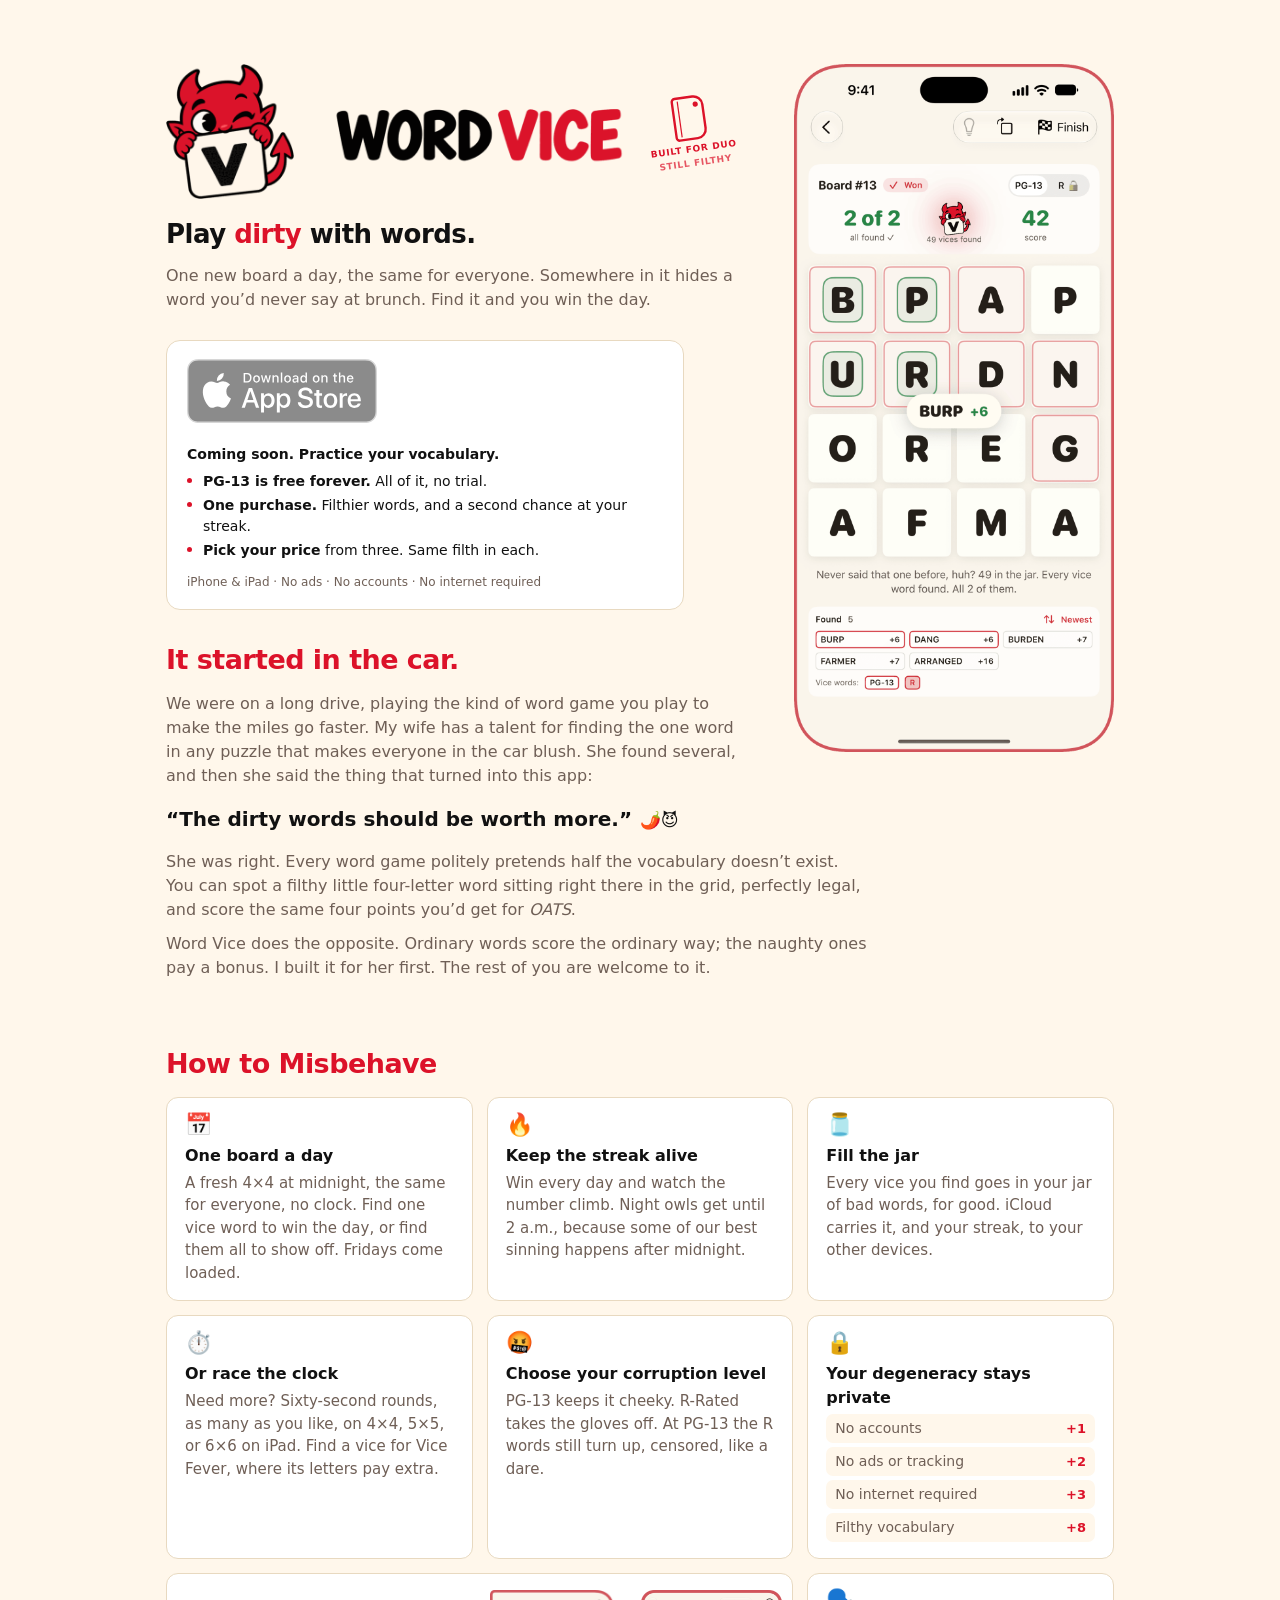
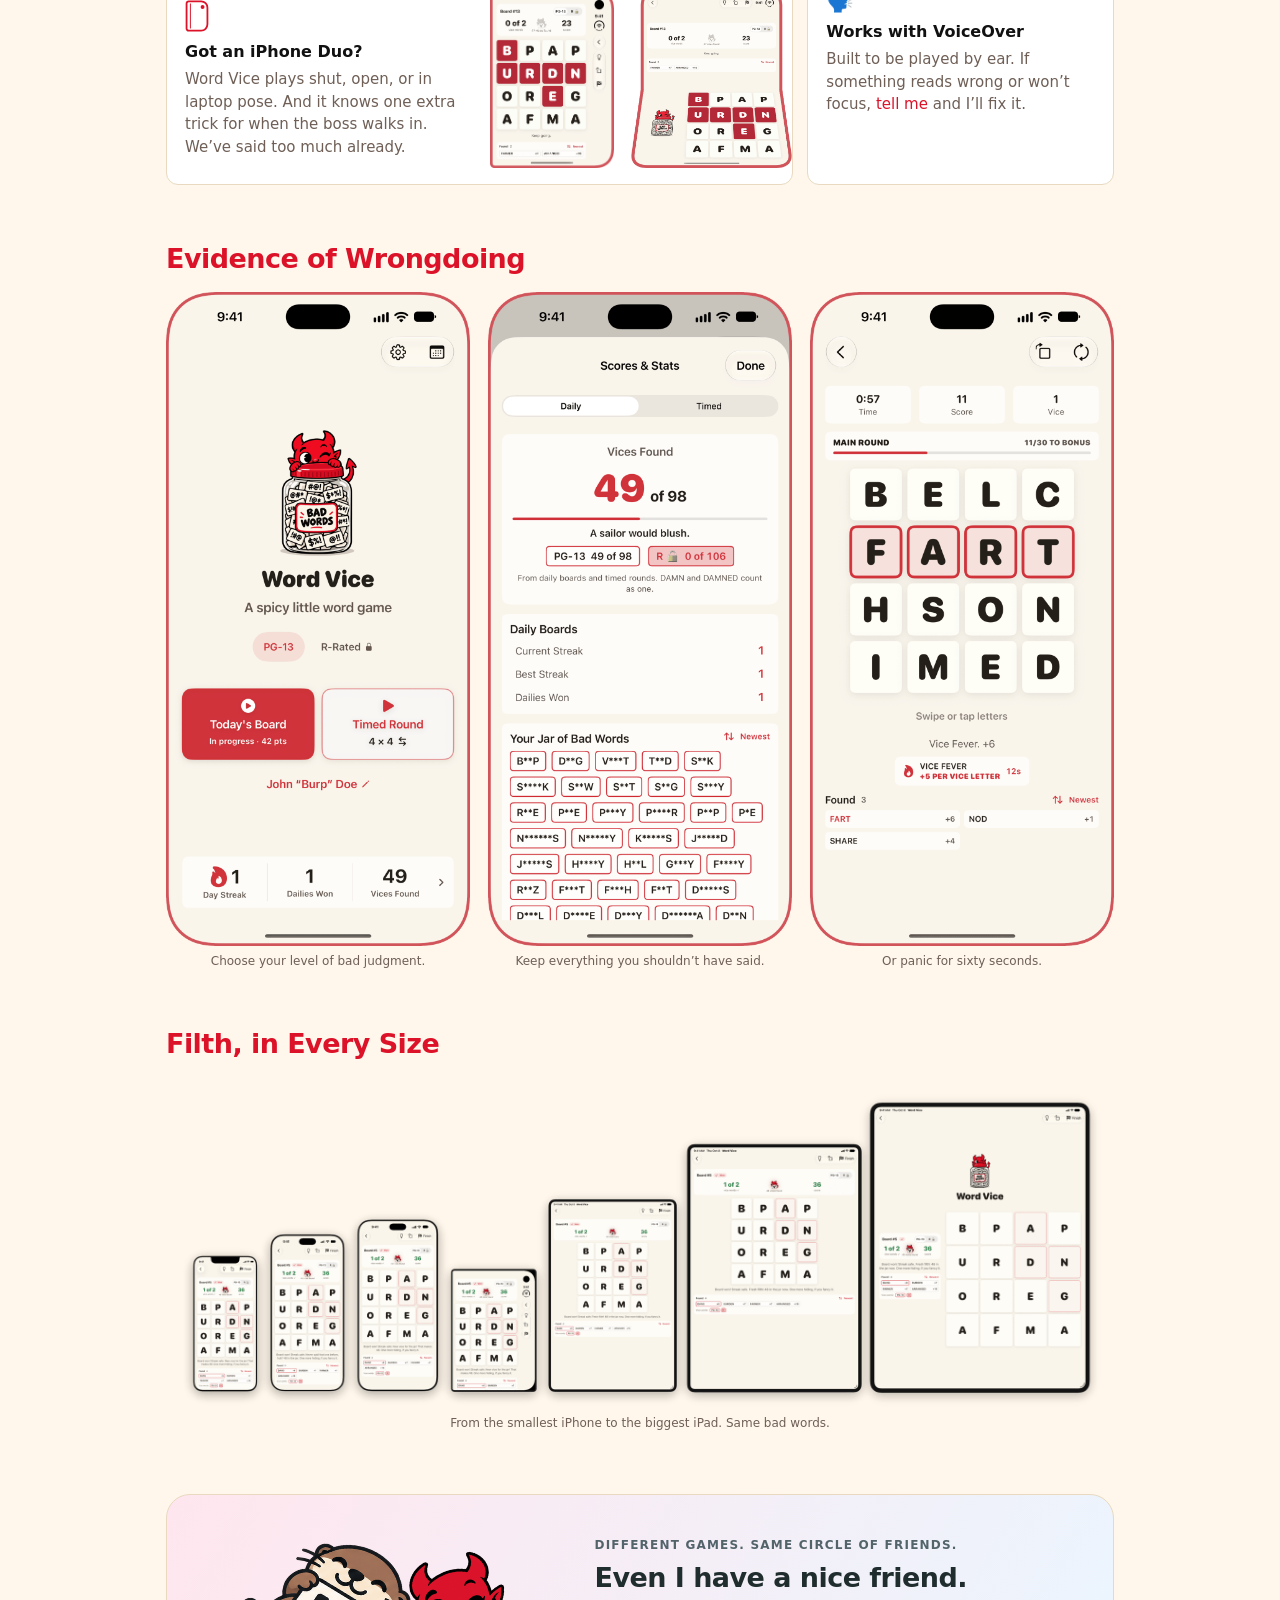
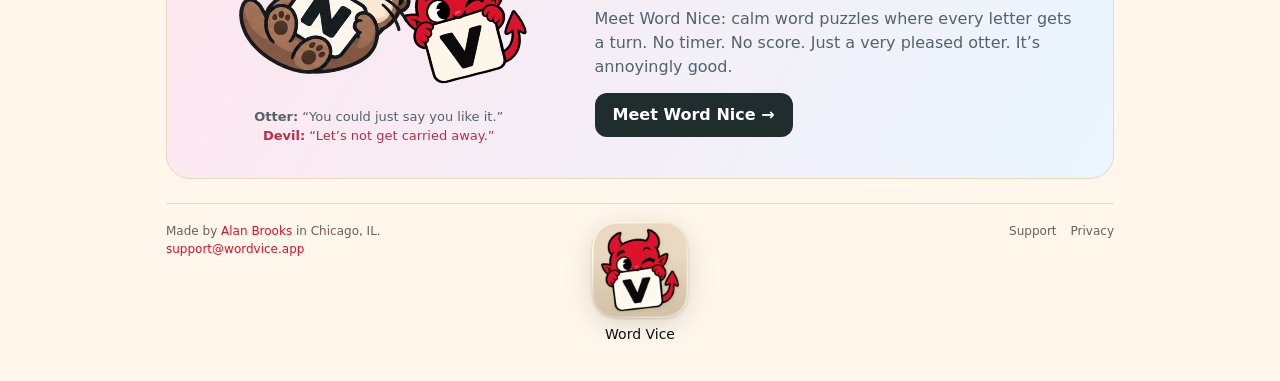
<file: index.html>
<!DOCTYPE html>
<html lang="en">
<head>
<meta charset="utf-8">
<meta name="viewport" content="width=device-width, initial-scale=1">
<meta name="color-scheme" content="light">
<meta name="theme-color" content="#FFF7EB">
<title>Word Vice — A dirty little word game</title>
<meta name="description" content="Word Vice is a dirty little word game for iPhone and iPad. One new board a day, and the words you’d never say at brunch are the ones you’re hunting.">
<link rel="icon" href="/favicon.ico" sizes="32x32">
<link rel="icon" href="images/favicon.svg" type="image/svg+xml">
<link rel="apple-touch-icon" href="images/apple-touch-icon.png">
<link rel="canonical" href="https://wordvice.app/">
<meta property="og:title" content="Word Vice — Play dirty with words">
<meta property="og:description" content="One new board a day. Somewhere in it hides a word you’d never say at brunch. Free to play on iPhone and iPad.">
<meta property="og:image" content="https://wordvice.app/images/wordvice-og.png">
<meta property="og:image:width" content="1200">
<meta property="og:image:height" content="630">
<meta property="og:image:alt" content="The Word Vice wordmark beside its winking devil mascot, the line ‘Play dirty with words’, and a phone showing the daily board with a vice word just found.">
<meta property="og:url" content="https://wordvice.app/">
<meta property="og:type" content="website">
<meta property="og:site_name" content="Word Vice">
<meta name="twitter:card" content="summary_large_image">
<link rel="stylesheet" href="styles.css">
</head>
<body>

<div class="page">

  <header class="hero">
    <figure class="hero-shot">
      <img src="images/wordvice-daily-vice-crush.png" width="978" height="2104" decoding="async" alt="Daily board number 13 in Word Vice: a four-by-four grid of letters with BURP just found for six points, both vice words found, and 49 vices in the jar.">
    </figure>
    <div>
      <div class="brand-row">
        <h1 class="brand"><img src="images/wordvice-lockup.png" width="1000" height="294"
            decoding="async" alt="Word Vice"></h1>
        <p class="duo-stamp">
          <svg viewBox="0 0 34 46" width="34" height="46" aria-hidden="true">
            <path d="M5 2H23a9 9 0 0 1 9 9V35a9 9 0 0 1-9 9H5a3 3 0 0 1-3-3V5a3 3 0 0 1 3-3z" fill="none" stroke="currentColor" stroke-width="2.4"/>
            <path d="M7.5 5V41" stroke="currentColor" stroke-width="1.2"/>
            <circle cx="25" cy="10" r="2.6" fill="currentColor"/>
          </svg>
          Built for Duo <span>Still filthy</span>
        </p>
      </div>
      <p class="payoff">Play <span>dirty</span> with words.</p>
      <p class="tagline">
        One new board a day, the same for everyone. Somewhere in it hides a
        word you’d never say at brunch. Find it and you win the day.
      </p>
      <div class="cta">
        <span class="app-store-badge is-pending">
          <img src="images/app-store-badge.svg" alt="">
          <span class="visually-hidden">Word Vice is not on the App Store yet.</span>
        </span>
        <p class="coming"><strong>Coming soon. Practice your vocabulary.</strong></p>
        <ul class="terms">
          <li><strong>PG-13 is free forever.</strong> All of it, no trial.</li>
          <li><strong>One purchase.</strong> Filthier words, and a second chance at your streak.</li>
          <li><strong>Pick your price</strong> from three. Same filth in each.</li>
        </ul>
        <p class="meta">iPhone &amp; iPad · No ads · No accounts · No internet required</p>
      </div>
    </div>
  </header>

  <section id="story" class="story">
    <h2>It started in the car.</h2>
    <p>
      We were on a long drive, playing the kind of word game you play to make the
      miles go faster. My wife has a talent for finding the one word in any puzzle
      that makes everyone in the car blush. She found several, and then she said
      the thing that turned into this app:
    </p>
    <blockquote class="pull">
      <p>“The dirty words should be worth&nbsp;more.”<span class="pull-mark" aria-hidden="true">🌶️😈</span></p>
    </blockquote>
    <p>
      She was right. Every word game politely pretends half the vocabulary doesn’t
      exist. You can spot a filthy little four-letter word sitting right there in
      the grid, perfectly legal, and score the same four points you’d get for
      <em>OATS</em>.
    </p>
    <p>
      Word Vice does the opposite. Ordinary words score the ordinary way; the
      naughty ones pay a bonus. I built it for her first. The rest of you are
      welcome to it.
    </p>
  </section>

  <section id="how">
    <h2>How to Misbehave</h2>
    <div class="cards">
      <div class="card">
        <div class="glyph">📅</div>
        <h3>One board a day</h3>
        <p>A fresh 4×4 at midnight, the same for everyone, no clock. Find one vice word to win the day, or find them all to show off. Fridays come loaded.</p>
      </div>
      <div class="card">
        <div class="glyph">🔥</div>
        <h3>Keep the streak alive</h3>
        <p>Win every day and watch the number climb. Night owls get until 2&nbsp;a.m., because some of our best sinning happens after midnight.</p>
      </div>
      <div class="card">
        <div class="glyph">🫙</div>
        <h3>Fill the jar</h3>
        <p>Every vice you find goes in your jar of bad words, for good. iCloud carries it, and your streak, to your other devices.</p>
      </div>
      <div class="card">
        <div class="glyph">⏱️</div>
        <h3>Or race the clock</h3>
        <p>Need more? Sixty-second rounds, as many as you like, on 4×4, 5×5, or 6×6 on iPad. Find a vice for Vice Fever, where its letters pay extra.</p>
      </div>
      <div class="card">
        <div class="glyph">🤬</div>
        <h3>Choose your corruption level</h3>
        <p>PG-13 keeps it cheeky. R-Rated takes the gloves off. At PG-13 the R words still turn up, censored, like a dare.</p>
      </div>
      <div class="card">
        <div class="glyph">🔒</div>
        <h3>Your degeneracy stays private</h3>
        <ul class="score">
          <li>No accounts <span class="plus">+1</span></li>
          <li>No ads or tracking <span class="plus">+2</span></li>
          <li>No internet required <span class="plus">+3</span></li>
          <li>Filthy vocabulary <span class="plus">+8</span></li>
        </ul>
      </div>
      <div class="card duo-card">
        <div>
          <div class="glyph">
            <svg viewBox="0 0 34 46" width="24" height="32" aria-hidden="true">
              <path d="M5 2H23a9 9 0 0 1 9 9V35a9 9 0 0 1-9 9H5a3 3 0 0 1-3-3V5a3 3 0 0 1 3-3z" fill="none" stroke="currentColor" stroke-width="2.6"/>
              <path d="M7.5 5V41" stroke="currentColor" stroke-width="1.4"/>
              <circle cx="25" cy="10" r="2.8" fill="currentColor"/>
            </svg>
          </div>
          <h3>Got an iPhone Duo?</h3>
          <p>Word Vice plays shut, open, or in laptop pose. And it knows one extra trick for when the boss walks in. We’ve said too much already.</p>
        </div>
        <div class="duo-pair">
          <img src="images/wordvice-duo-crush.png" width="542" height="779" loading="lazy" decoding="async" alt="Word Vice on a folded iPhone Duo: the daily board with a word swiped across it and the toolbar down the side.">
          <img src="images/wordvice-duo-laptop-crush.png" width="625" height="679" loading="lazy" decoding="async" alt="Word Vice on an iPhone Duo propped up like a laptop: the score on the upright half and the board on the half lying flat.">
        </div>
      </div>
      <div class="card">
        <div class="glyph">🗣️</div>
        <h3>Works with VoiceOver</h3>
        <p>Built to be played by ear. If something reads wrong or won’t focus, <a href="mailto:support@wordvice.app">tell me</a> and I’ll fix it.</p>
      </div>
    </div>
  </section>

  <section>
    <h2>Evidence of Wrongdoing</h2>
    <div class="shots">
      <figure>
        <img src="images/wordvice-home-crush.png" width="978" height="2104" loading="lazy" decoding="async" alt="The Word Vice home screen: the devil peeking out of a jar of bad words, the PG-13 and R-Rated picker, buttons for Today’s Board and a Timed Round, and a one-day streak.">
        <figcaption>Choose your level of bad judgment.</figcaption>
      </figure>
      <figure>
        <img src="images/wordvice-jar-crush.png" width="978" height="2104" loading="lazy" decoding="async" alt="The jar screen: 49 of 98 vices found, rated ‘A sailor would blush’, with each found word shown censored.">
        <figcaption>Keep everything you shouldn’t have said.</figcaption>
      </figure>
      <figure>
        <img src="images/wordvice-timed-crush.png" width="978" height="2104" loading="lazy" decoding="async" alt="A timed round with fifty-seven seconds left: FART highlighted on the board and Vice Fever paying five extra points per vice letter.">
        <figcaption>Or panic for sixty seconds.</figcaption>
      </figure>
    </div>
  </section>

  <section>
    <h2>Filth, in Every Size</h2>
    <figure class="lineup">
      <img src="images/wordvice-lineup.png" width="2000" height="700" loading="lazy" decoding="async" alt="Word Vice on seven devices in a row, smallest to largest: iPhone mini, iPhone, iPhone Pro Max, a folded iPhone Duo, iPad mini, iPad Air, and iPad Pro.">
      <figcaption>From the smallest iPhone to the biggest iPad. Same bad words.</figcaption>
    </figure>
  </section>

  <section class="product-family" aria-labelledby="product-family-title">
    <figure class="family-friends">
      <div class="family-portraits">
        <img class="friend-otter" src="images/friend-otter.png" width="353" height="281" loading="lazy" decoding="async" alt="The smiling Word Nice otter leaning toward her devil friend.">
        <img class="friend-devil" src="images/friend-devil.png" width="470" height="470" loading="lazy" decoding="async" alt="The Word Vice devil leaning back toward the otter with a wink.">
      </div>
      <figcaption class="family-dialogue">
        <span><strong>Otter:</strong> “You could just say you like it.”</span>
        <span class="devil-line"><strong>Devil:</strong> “Let’s not get carried away.”</span>
      </figcaption>
    </figure>
    <div>
      <p class="family-eyebrow">Different games. Same circle of friends.</p>
      <h2 id="product-family-title">Even I have a nice friend.</h2>
      <p class="family-description">Meet Word Nice: calm word puzzles where every letter gets a turn. No timer. No score. Just a very pleased otter. It’s annoyingly good.</p>
      <a class="family-link" href="https://wordnice.app/">Meet Word Nice →</a>
    </div>
  </section>

  <footer class="footer">
    <div class="footer-credit">
      Made by <a href="https://alanbrooks.me/">Alan Brooks</a> in Chicago, IL.<br>
      <a href="mailto:support@wordvice.app">support@wordvice.app</a>
    </div>
    <div class="footer-mark">
      <a class="footer-badge" href="/">
        <img src="images/wordvice-icon256.png" alt="">
        <span>Word Vice</span>
      </a>
    </div>
    <div class="footer-links">
      <a href="support.html">Support</a>
      <a href="privacy.html">Privacy</a>
    </div>
  </footer>

</div>

</body>
</html>
</file>
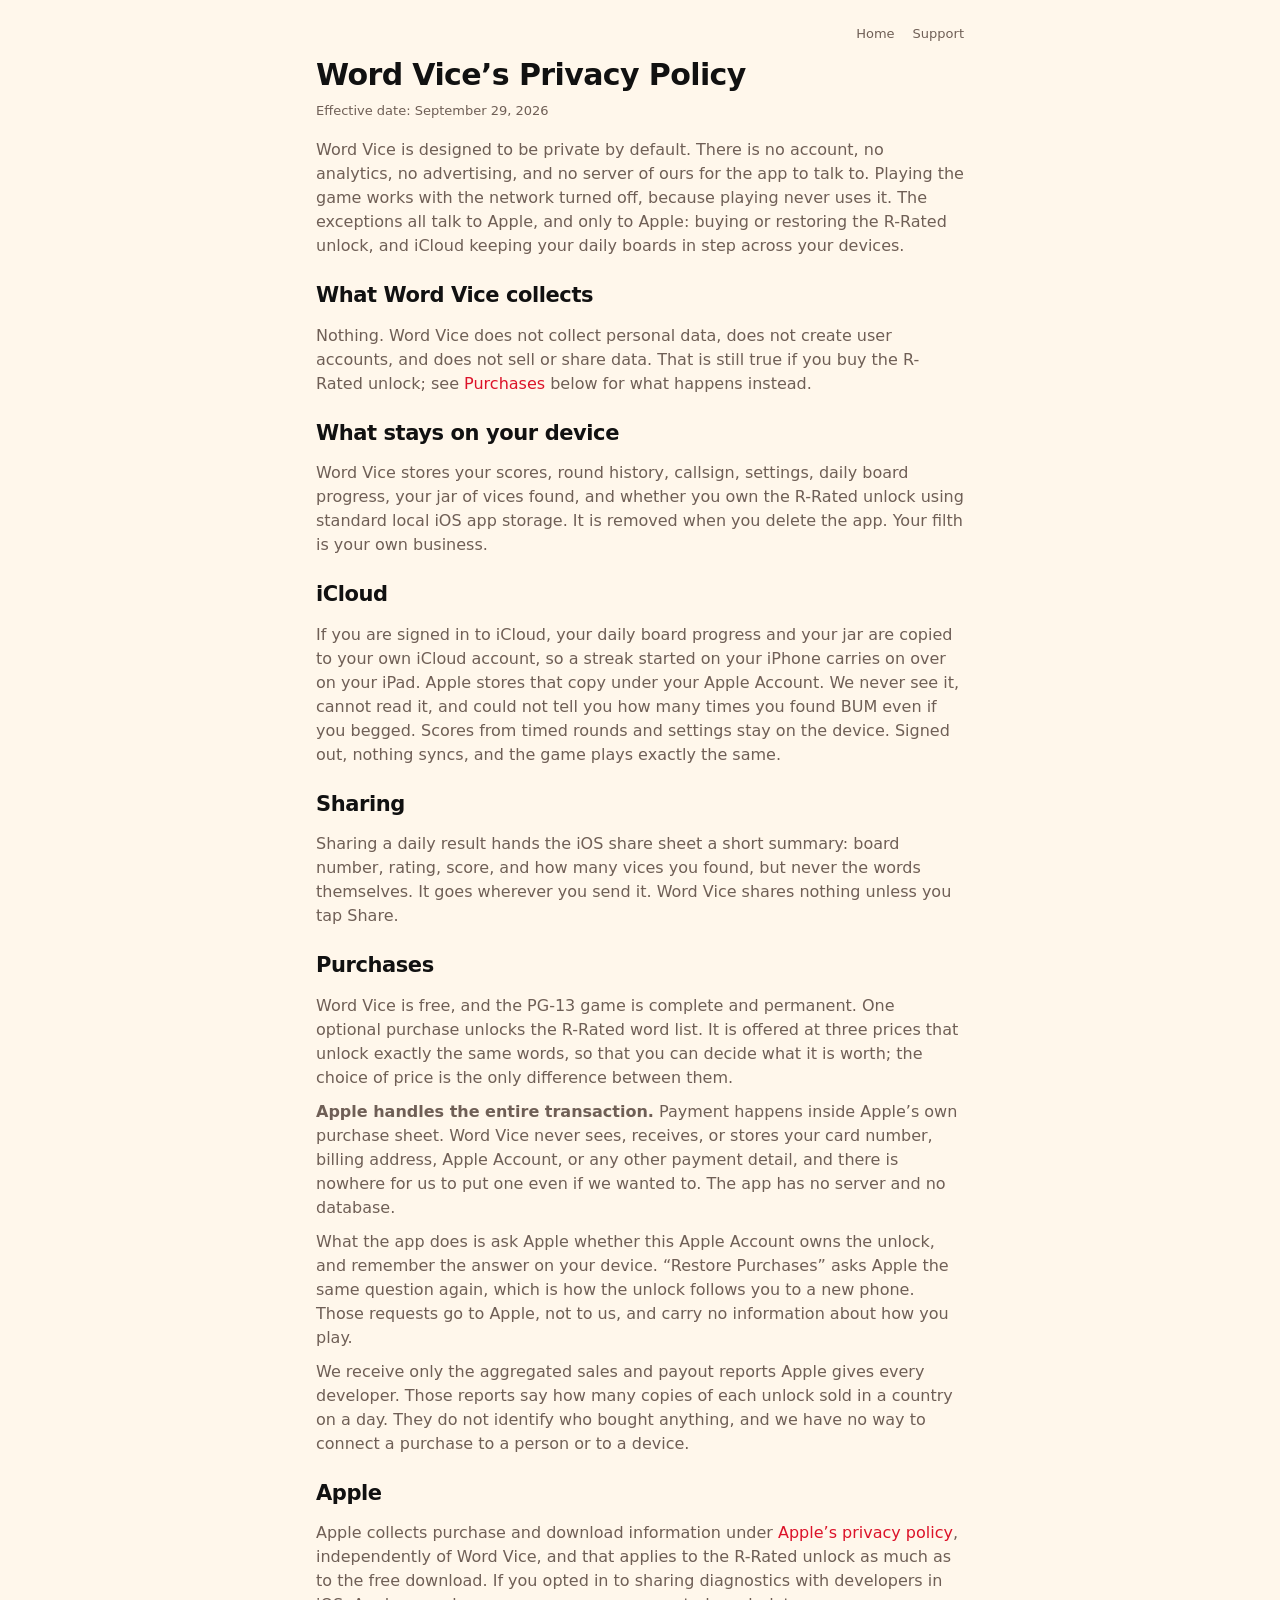
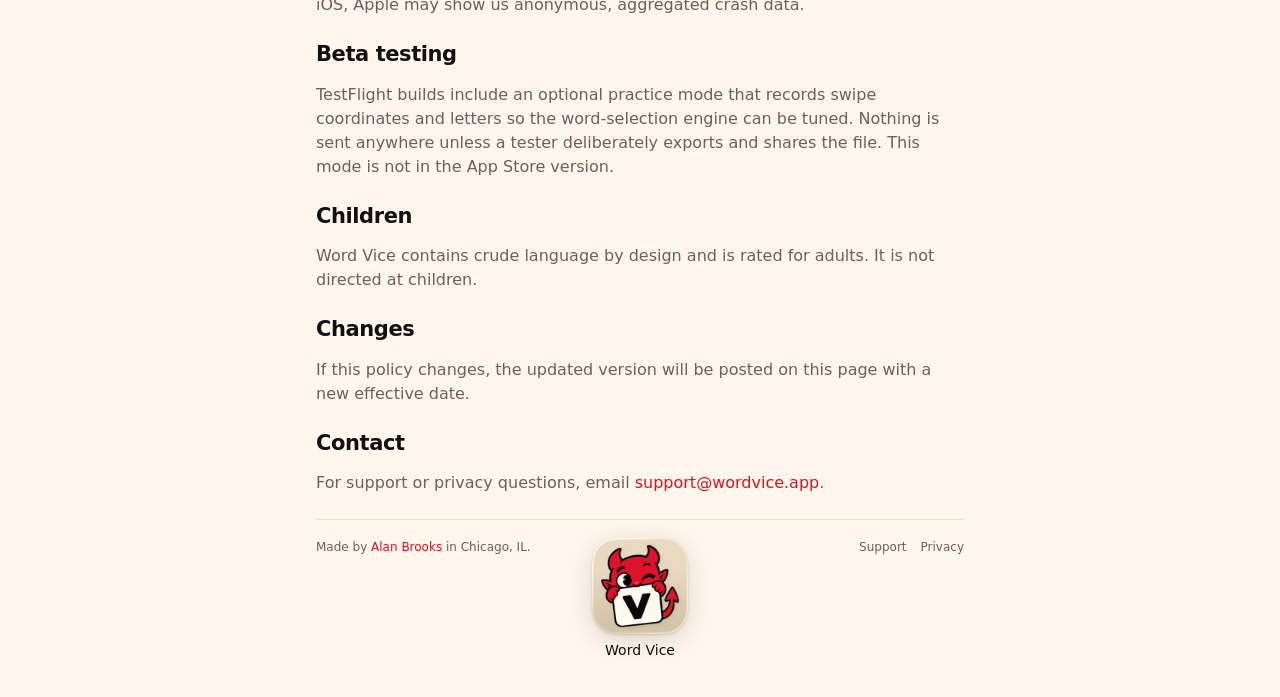
<file: privacy.html>
<!DOCTYPE html>
<html lang="en">
<head>
<meta charset="utf-8">
<meta name="viewport" content="width=device-width, initial-scale=1">
<meta name="color-scheme" content="light">
<meta name="theme-color" content="#FFF7EB">
<title>Word Vice Privacy Policy</title>
<meta name="description" content="Word Vice collects nothing. Everything the game remembers stays on your device.">
<link rel="icon" href="/favicon.ico" sizes="32x32">
<link rel="icon" href="images/favicon.svg" type="image/svg+xml">
<link rel="apple-touch-icon" href="images/apple-touch-icon.png">
<link rel="canonical" href="https://wordvice.app/privacy.html">
<meta property="og:title" content="Word Vice Privacy Policy">
<meta property="og:description" content="Word Vice collects nothing. Everything the game remembers stays on your device.">
<meta property="og:url" content="https://wordvice.app/privacy.html">
<meta property="og:image" content="https://wordvice.app/images/wordvice-og.png">
<meta property="og:image:width" content="1200">
<meta property="og:image:height" content="630">
<meta property="og:image:alt" content="The Word Vice wordmark beside a phone showing the daily board with a vice word just found.">
<meta property="og:type" content="website">
<meta property="og:site_name" content="Word Vice">
<meta name="twitter:card" content="summary_large_image">
<link rel="stylesheet" href="styles.css">
</head>
<body>

<div class="page narrow">

  <nav class="nav">
    <a href="/">Home</a>
    <a href="support.html">Support</a>
  </nav>

  <article class="doc">
    <h1>Word Vice’s Privacy Policy</h1>
    <p class="updated">Effective date: September 29, 2026</p>

    <p>
      Word Vice is designed to be private by default. There is no account, no
      analytics, no advertising, and no server of ours for the app to talk to.
      Playing the game works with the network turned off, because playing never
      uses it. The exceptions all talk to Apple, and only to Apple: buying or
      restoring the R-Rated unlock, and iCloud keeping your daily boards in
      step across your devices.
    </p>

    <h2>What Word Vice collects</h2>
    <p>
      Nothing. Word Vice does not collect personal data, does not create user
      accounts, and does not sell or share data. That is still true if you buy
      the R-Rated unlock; see <a href="#purchases">Purchases</a> below for
      what happens instead.
    </p>

    <h2>What stays on your device</h2>
    <p>
      Word Vice stores your scores, round history, callsign, settings, daily
      board progress, your jar of vices found, and whether you own the R-Rated
      unlock using standard local iOS app storage. It is removed when you
      delete the app. Your filth is your own business.
    </p>

    <h2>iCloud</h2>
    <p>
      If you are signed in to iCloud, your daily board progress and your jar
      are copied to your own iCloud account, so a streak started on your
      iPhone carries on over on your iPad. Apple stores that copy under your
      Apple Account. We never see it, cannot read it, and could not tell you
      how many times you found BUM even if you begged. Scores from timed
      rounds and settings stay on the device. Signed out, nothing syncs, and
      the game plays exactly the same.
    </p>

    <h2>Sharing</h2>
    <p>
      Sharing a daily result hands the iOS share sheet a short summary: board
      number, rating, score, and how many vices you found, but never the words
      themselves. It goes wherever you send it. Word Vice shares nothing unless you tap Share.
    </p>

    <h2 id="purchases">Purchases</h2>
    <p>
      Word Vice is free, and the PG-13 game is complete and permanent. One
      optional purchase unlocks the R-Rated word list. It is offered at three
      prices that unlock exactly the same words, so that you can decide what it
      is worth; the choice of price is the only difference between them.
    </p>
    <p>
      <strong>Apple handles the entire transaction.</strong> Payment happens
      inside Apple’s own purchase sheet. Word Vice never sees, receives, or
      stores your card number, billing address, Apple Account, or any other
      payment detail, and there is nowhere for us to put one even if we wanted
      to. The app has no server and no database.
    </p>
    <p>
      What the app does is ask Apple whether this Apple Account owns the
      unlock, and remember the answer on your device. “Restore Purchases” asks
      Apple the same question again, which is how the unlock follows you to a
      new phone. Those requests go to Apple, not to us, and carry no
      information about how you play.
    </p>
    <p>
      We receive only the aggregated sales and payout reports Apple gives every
      developer. Those reports say how many copies of each unlock sold in a
      country on a day. They do not identify who bought anything, and we have
      no way to connect a purchase to a person or to a device.
    </p>

    <h2>Apple</h2>
    <p>
      Apple collects purchase and download information under
      <a href="https://www.apple.com/legal/privacy/">Apple’s privacy policy</a>,
      independently of Word Vice, and that applies to the R-Rated unlock as
      much as to the free download. If you opted in to sharing diagnostics with
      developers in iOS, Apple may show us anonymous, aggregated crash data.
    </p>

    <h2>Beta testing</h2>
    <p>
      TestFlight builds include an optional practice mode that records swipe
      coordinates and letters so the word-selection engine can be tuned. Nothing
      is sent anywhere unless a tester deliberately exports and shares the file.
      This mode is not in the App Store version.
    </p>

    <h2>Children</h2>
    <p>
      Word Vice contains crude language by design and is rated for adults. It is
      not directed at children.
    </p>

    <h2>Changes</h2>
    <p>
      If this policy changes, the updated version will be posted on this page
      with a new effective date.
    </p>

    <h2>Contact</h2>
    <p>
      For support or privacy questions, email
      <a href="mailto:support@wordvice.app">support@wordvice.app</a>.
    </p>
  </article>

  <footer class="footer">
    <div class="footer-credit">Made by <a href="https://alanbrooks.me/">Alan Brooks</a> in Chicago, IL.</div>
    <div class="footer-mark">
      <a class="footer-badge" href="/">
        <img src="images/wordvice-icon256.png" alt="">
        <span>Word Vice</span>
      </a>
    </div>
    <div class="footer-links">
      <a href="support.html">Support</a>
      <a href="privacy.html">Privacy</a>
    </div>
  </footer>

</div>

</body>
</html>
</file>
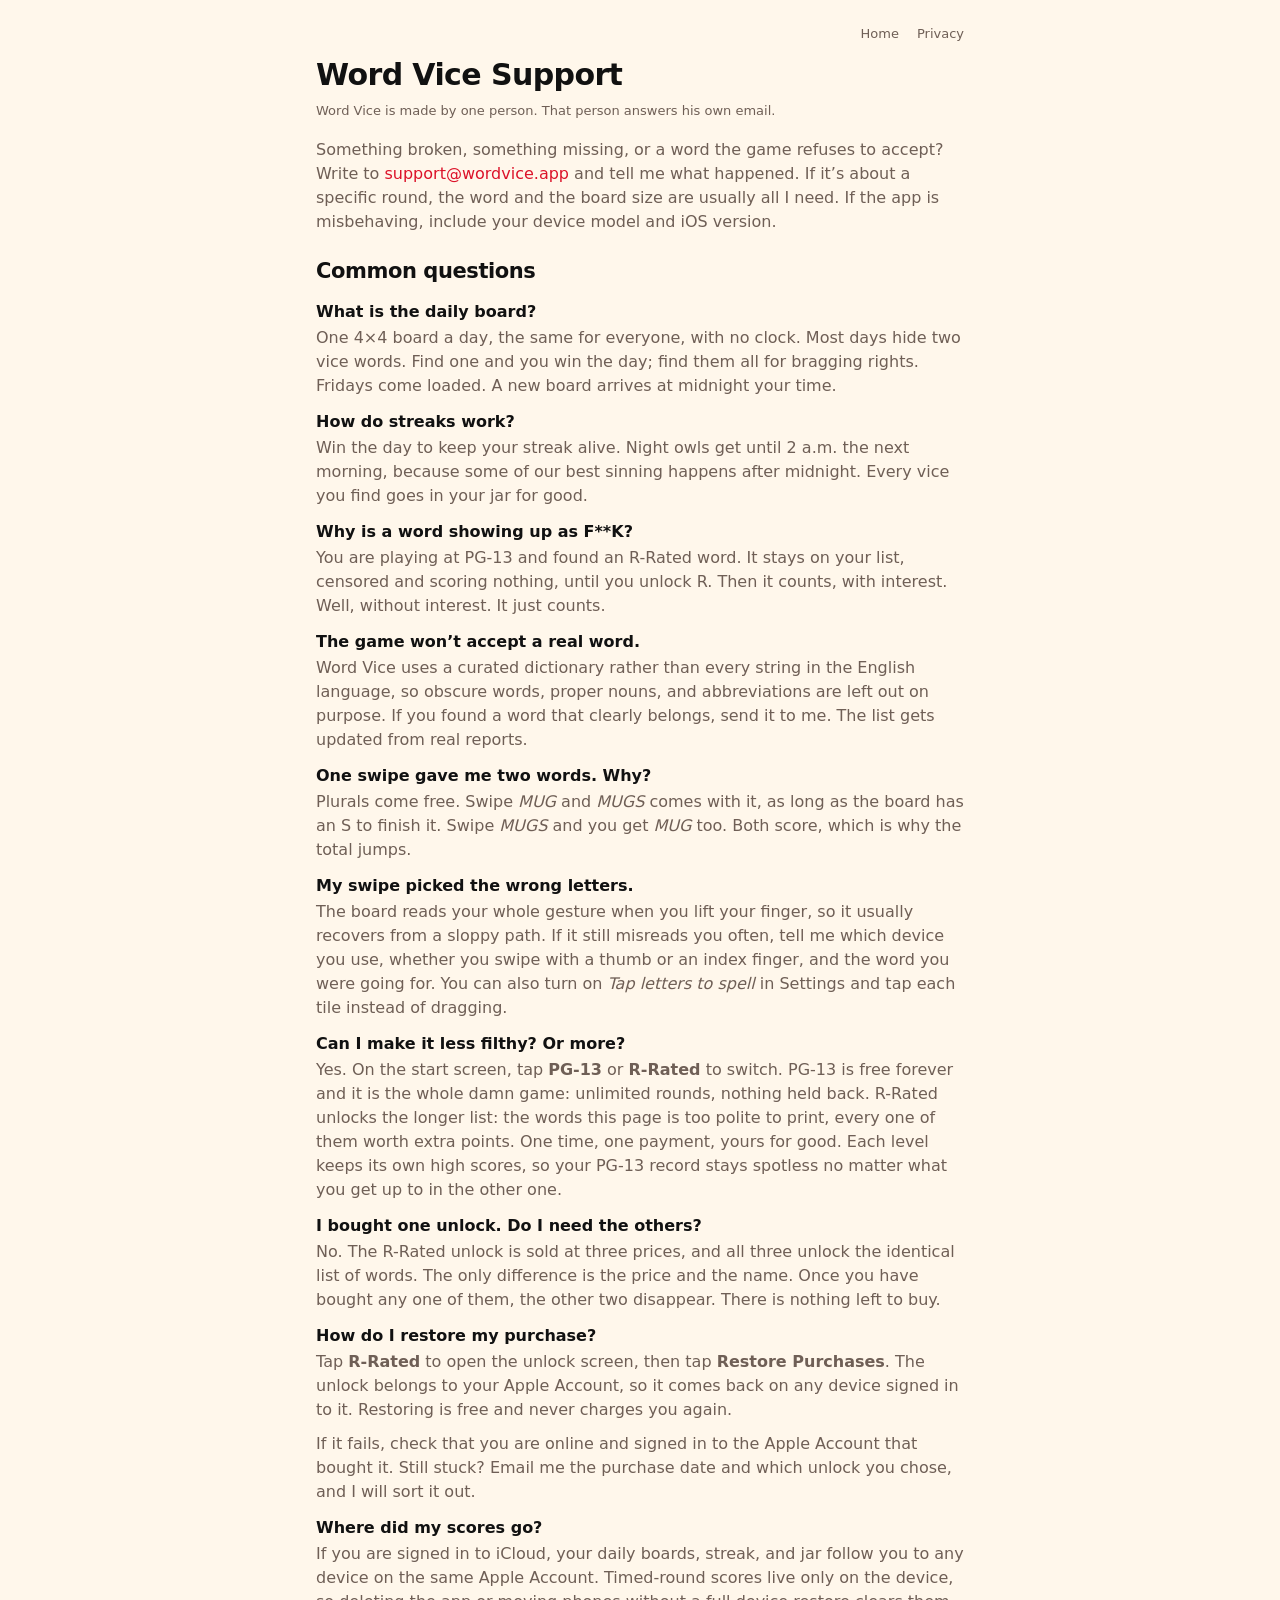
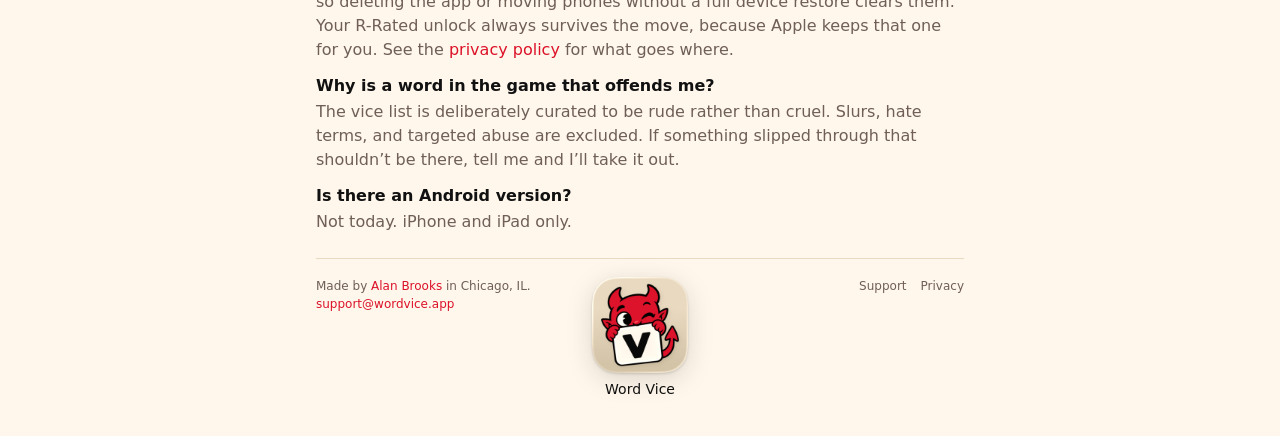
<file: support.html>
<!DOCTYPE html>
<html lang="en">
<head>
<meta charset="utf-8">
<meta name="viewport" content="width=device-width, initial-scale=1">
<meta name="color-scheme" content="light">
<meta name="theme-color" content="#FFF7EB">
<title>Word Vice Support</title>
<meta name="description" content="Help, answers, and how to reach a human about Word Vice.">
<link rel="icon" href="/favicon.ico" sizes="32x32">
<link rel="icon" href="images/favicon.svg" type="image/svg+xml">
<link rel="apple-touch-icon" href="images/apple-touch-icon.png">
<link rel="canonical" href="https://wordvice.app/support.html">
<meta property="og:title" content="Word Vice Support">
<meta property="og:description" content="Help, answers, and how to reach a human about Word Vice.">
<meta property="og:url" content="https://wordvice.app/support.html">
<meta property="og:image" content="https://wordvice.app/images/wordvice-og.png">
<meta property="og:image:width" content="1200">
<meta property="og:image:height" content="630">
<meta property="og:image:alt" content="The Word Vice wordmark beside a phone showing the daily board with a vice word just found.">
<meta property="og:type" content="website">
<meta property="og:site_name" content="Word Vice">
<meta name="twitter:card" content="summary_large_image">
<link rel="stylesheet" href="styles.css">
</head>
<body>

<div class="page narrow">

  <nav class="nav">
    <a href="/">Home</a>
    <a href="privacy.html">Privacy</a>
  </nav>

  <article class="doc">
    <h1>Word Vice Support</h1>
    <p class="updated">Word Vice is made by one person. That person answers his own email.</p>

    <p>
      Something broken, something missing, or a word the game refuses to accept?
      Write to <a href="mailto:support@wordvice.app">support@wordvice.app</a> and
      tell me what happened. If it’s about a specific round, the word and the
      board size are usually all I need. If the app is misbehaving, include your
      device model and iOS version.
    </p>

    <h2>Common questions</h2>

    <h3>What is the daily board?</h3>
    <p>
      One 4×4 board a day, the same for everyone, with no clock. Most days
      hide two vice words. Find one and you win the day; find them all for
      bragging rights. Fridays come loaded. A new board arrives at midnight
      your time.
    </p>

    <h3>How do streaks work?</h3>
    <p>
      Win the day to keep your streak alive. Night owls get until 2 a.m. the
      next morning, because some of our best sinning happens after midnight.
      Every vice you find goes in your jar for good.
    </p>

    <h3>Why is a word showing up as F**K?</h3>
    <p>
      You are playing at PG-13 and found an R-Rated word. It stays on your
      list, censored and scoring nothing, until you unlock R. Then it counts,
      with interest. Well, without interest. It just counts.
    </p>

    <h3>The game won’t accept a real word.</h3>
    <p>
      Word Vice uses a curated dictionary rather than every string in the English
      language, so obscure words, proper nouns, and abbreviations are left out on
      purpose. If you found a word that clearly belongs, send it to me. The list
      gets updated from real reports.
    </p>

    <h3>One swipe gave me two words. Why?</h3>
    <p>
      Plurals come free. Swipe <em>MUG</em> and <em>MUGS</em> comes with it,
      as long as the board has an S to finish it. Swipe <em>MUGS</em> and
      you get <em>MUG</em> too. Both score, which is why the total jumps.
    </p>

    <h3>My swipe picked the wrong letters.</h3>
    <p>
      The board reads your whole gesture when you lift your finger, so it usually
      recovers from a sloppy path. If it still misreads you often, tell me which
      device you use, whether you swipe with a thumb or an index finger, and the
      word you were going for. You can also turn on <em>Tap letters to spell</em>
      in Settings and tap each tile instead of dragging.
    </p>

    <h3>Can I make it less filthy? Or more?</h3>
    <p>
      Yes. On the start screen, tap <strong>PG-13</strong> or
      <strong>R-Rated</strong> to switch. PG-13 is free forever and it is the whole damn
      game: unlimited rounds, nothing held back. R-Rated unlocks the longer
      list: the words this page is too polite to print, every one of them worth
      extra points. One time, one payment, yours for good. Each level keeps its
      own high scores, so your PG-13 record stays spotless no matter what you
      get up to in the other one.
    </p>

    <h3>I bought one unlock. Do I need the others?</h3>
    <p>
      No. The R-Rated unlock is sold at three prices, and all three unlock the
      identical list of words. The only difference is the price and the name.
      Once you have bought any one of them, the other two disappear. There is
      nothing left to buy.
    </p>

    <h3>How do I restore my purchase?</h3>
    <p>
      Tap <strong>R-Rated</strong> to open the unlock screen, then tap
      <strong>Restore Purchases</strong>. The unlock belongs to your Apple
      Account, so it comes back on any device signed in to it. Restoring is
      free and never charges you again.
    </p>
    <p>
      If it fails, check that you are online and signed in to the Apple Account
      that bought it. Still stuck? Email me the purchase date and which unlock
      you chose, and I will sort it out.
    </p>

    <h3>Where did my scores go?</h3>
    <p>
      If you are signed in to iCloud, your daily boards, streak, and jar
      follow you to any device on the same Apple Account. Timed-round scores
      live only on the device, so deleting the app or moving phones without a
      full device restore clears them. Your R-Rated unlock always survives the
      move, because Apple keeps that one for you. See the
      <a href="privacy.html">privacy policy</a> for what goes where.
    </p>

    <h3>Why is a word in the game that offends me?</h3>
    <p>
      The vice list is deliberately curated to be rude rather than cruel. Slurs,
      hate terms, and targeted abuse are excluded. If something slipped through
      that shouldn’t be there, tell me and I’ll take it out.
    </p>

    <h3>Is there an Android version?</h3>
    <p>Not today. iPhone and iPad only.</p>
  </article>

  <footer class="footer">
    <div class="footer-credit">
      Made by <a href="https://alanbrooks.me/">Alan Brooks</a> in Chicago, IL.<br>
      <a href="mailto:support@wordvice.app">support@wordvice.app</a>
    </div>
    <div class="footer-mark">
      <a class="footer-badge" href="/">
        <img src="images/wordvice-icon256.png" alt="">
        <span>Word Vice</span>
      </a>
    </div>
    <div class="footer-links">
      <a href="support.html">Support</a>
      <a href="privacy.html">Privacy</a>
    </div>
  </footer>

</div>

</body>
</html>
</file>
<file: styles.css>
/* Word Vice site styles. The brand palette: Tile Cream ground, Ink text, Vice
   Red accent, with Sand — the app icon's ground — carrying the hairlines. Kept
   deliberately plain and compact, in the same spirit as mixlet.app: system
   fonts, small type, flat surfaces, tight rhythm. */

:root {
  --bg: #FFF7EB;      /* Tile Cream */
  --panel: #F7EBD8;
  --raised: #FFFFFF;  /* lifted surfaces above the cream ground */
  --ink: #111111;     /* Ink */
  --muted: #6f5f56;
  --accent: #DC1229;  /* Vice Red */
  --line: #E8D9C0;    /* Sand, the app icon's ground */
  --rounded: ui-rounded, "SF Pro Rounded", "Avenir Next", -apple-system,
    BlinkMacSystemFont, "Segoe UI", system-ui, sans-serif;
}

* { box-sizing: border-box; }

body {
  margin: 0;
  font-family: var(--rounded);
  font-size: 16px;
  line-height: 1.5;
  background: var(--bg);
  color: var(--ink);
  -webkit-font-smoothing: antialiased;
}

/* height:auto keeps the intrinsic width/height attributes on the screenshots
   from fighting max-width when the column is narrower than the image. */
img { max-width: 100%; height: auto; display: block; }

a { color: var(--accent); text-decoration: none; }
a:hover { text-decoration: underline; }

.page {
  max-width: 980px;
  margin: 0 auto;
  padding: 24px 16px 36px;
}

.narrow { max-width: 680px; }

/* ---------- nav ---------- */

.nav {
  display: flex;
  gap: 18px;
  justify-content: flex-end;
  margin: 0 0 8px;
  font-size: 13px;
}

.nav a { color: var(--muted); }
.nav a:hover { color: var(--accent); text-decoration: none; }

/* ---------- hero ---------- */

/* Generous lead-in above the wordmark. The title is the loudest thing on the
   page and needs room to land before the subtitle picks up. */
.hero { padding-top: 40px; }

/* The stacked lockup stands in for the page title. The h1 keeps the heading
   semantics; the alt text carries the name. */
.brand { margin: 0 0 20px; }

/* A small stamp beside the wordmark: a folded iPhone Duo and two tiny lines. */
.brand-row { display: flex; align-items: center; flex-wrap: wrap; gap: 10px 22px; margin: 0 0 20px; }
.brand-row .brand { margin: 0; }
.duo-stamp {
  display: flex; flex-direction: column; align-items: center; gap: 3px;
  margin: 0; transform: rotate(-8deg);
  font-size: 9px; font-weight: 800; line-height: 1.2;
  letter-spacing: 0.08em; text-transform: uppercase; white-space: nowrap;
  color: var(--accent);
}
.duo-stamp svg { width: 34px; height: 46px; }
.duo-stamp span { opacity: 0.7; }
/* On a phone the lockup gives up width so the stamp stays beside it. */
@media (max-width: 480px) {
  .brand-row { flex-wrap: nowrap; gap: 14px; }
  .brand img { width: 100%; }
}

.brand img {
  display: block;
  width: clamp(300px, 40vw, 460px);
  height: auto;
}

/* The one-line explanation of the whole game, sitting between the subtitle and
   the supporting copy. The punchline takes the accent so the eye lands on it. */
.payoff {
  margin: 16px 0 14px;
  font-size: clamp(21px, 2.5vw, 26px);
  font-weight: 700;
  line-height: 1.2;
  letter-spacing: -0.02em;
  color: var(--ink);
}

.payoff span { color: var(--accent); }

.tagline { margin: 0 0 10px; color: var(--muted); }

/* Groups the badge with the terms it comes with, so the offer reads as one
   thing. Shrink-wrapped, not full-bleed; an empty-looking box would be worse
   than no box. */
.cta {
  display: inline-block;
  max-width: 100%;
  margin-top: 18px;
  padding: 18px 20px;
  background: var(--raised);
  border: 1px solid var(--line);
  border-radius: 14px;
}

.cta .app-store-badge { margin-top: 0; }
.cta .coming { margin-top: 14px; }

/* Apple's official badge artwork. Do not restyle or recolor it. */
.app-store-badge { display: inline-block; margin-top: 12px; }
.app-store-badge:hover { text-decoration: none; }
.app-store-badge img { width: 190px; height: auto; }

/* Pre-launch: the badge is shown but is not a link, because there is nothing
   to link to yet. Held back so it reads as "not yet" rather than "broken".
   When the app ships, drop .is-pending and restore the <a href> wrapper. */
.app-store-badge.is-pending { cursor: default; }
.app-store-badge.is-pending img { opacity: 0.45; filter: saturate(0.4); }

.visually-hidden {
  position: absolute;
  width: 1px;
  height: 1px;
  margin: -1px;
  padding: 0;
  border: 0;
  overflow: hidden;
  clip-path: inset(50%);
  white-space: nowrap;
}

/* Availability and the offer are different kinds of fact, so they get separate
   lines, tight to each other and looser from the spec line below. */
.coming { margin: 14px 0 0; font-size: 14px; color: var(--ink); }
/* Three scannable terms rather than a paragraph. Next to a download button
   people read the shape, not the sentence. Small accent dots instead of the
   browser's bullets, to stay in the site's palette. */
.terms {
  margin: 6px 0 0;
  padding: 0;
  list-style: none;
  font-size: 14px;
  color: var(--ink);
  max-width: 34em;
}

.terms li { position: relative; margin: 3px 0; padding-left: 16px; }

.terms li::before {
  content: "";
  position: absolute;
  left: 0;
  top: 0.52em;
  width: 5px;
  height: 5px;
  border-radius: 50%;
  background: var(--accent);
}

.meta { margin: 12px 0 0; font-size: 12px; color: var(--muted); }

/* Floated, not gridded, so the story prose wraps around it instead of waiting
   for it to end. #how clears it. */
.hero-shot {
  float: right;
  width: 320px;
  max-width: 100%;
  margin: 0 0 22px 44px;
}

/* Each capture's file carries its own transparent corners and a drawn phone
   edge, so the page adds no rounding, outline, or shadow of its own. */
/* ---------- sections ---------- */

/* No rules between sections. The red 27px headings carry the break, and
   whitespace does the rest. */
section {
  margin: 0;
  padding: 48px 0 6px;
}

/* The story follows the hero directly, so it needs less lead-in than the rest. */
section:first-of-type { padding-top: 30px; }

h2 {
  margin: 0 0 12px;
  font-size: 27px;
  font-weight: 700;
  letter-spacing: -0.02em;
  color: var(--accent);
}

h3 { margin: 12px 0 2px; font-size: 16px; font-weight: 600; }

p { margin: 0 0 10px; }

.story p { color: var(--muted); max-width: 44em; }
.pull-mark { margin-left: 8px; font-size: 0.85em; white-space: nowrap; }

.story .pull { margin: 16px 0; }

.story .pull p {
  margin: 0;
  color: var(--ink);
  font-size: 20px;
  font-weight: 600;
}

/* Everything past the story starts below the floated hero shot. */
#how { clear: both; }

/* ---------- feature cards ---------- */

.cards {
  display: grid;
  grid-template-columns: repeat(auto-fit, minmax(230px, 1fr));
  gap: 14px;
  margin-top: 4px;
}

.card {
  background: var(--raised);
  border: 1px solid var(--line);
  border-radius: 12px;
  padding: 16px 18px;
}

.card .glyph { font-size: 22px; line-height: 1; margin-bottom: 8px; }
.card .glyph svg { display: block; color: var(--accent); }

/* The Duo card is two columns wide where there are two, with a whole folded
   Duo standing beside the words. */
.duo-card { display: flex; align-items: center; gap: 20px; }
.duo-card > div { flex: 1; }
/* Both phones are finished images, edge and fold drawn in the file, shown at
   one height so they stand level. */
.duo-card { --tall: 178px; }
.duo-pair img { height: var(--tall); width: auto; }
@media (min-width: 560px) { .duo-card { grid-column: span 2; } }
.duo-pair { display: flex; align-items: center; gap: 16px; }
/* On a phone the words go on top and the two phones stand beneath. */
@media (max-width: 559px) {
  .duo-card { --tall: 156px; flex-direction: column; align-items: stretch; gap: 14px; }
  .duo-pair { justify-content: center; }
}

/* Borrowed from the game's found-words list: label left, score right, on a
   tinted row. The joke only works if it looks like real scoring, so the chip
   and the accent "+N" match what the app actually shows. */
.score { list-style: none; margin: 2px 0 0; padding: 0; }

.score li {
  display: flex;
  justify-content: space-between;
  align-items: baseline;
  gap: 10px;
  margin-top: 4px;
  padding: 4px 9px;
  border-radius: 7px;
  background: var(--bg);
  font-size: 14px;
  color: var(--muted);
}

.score .plus { font-weight: 700; font-size: 13px; color: var(--accent); }

.card h3 { margin: 0 0 4px; font-size: 16px; font-weight: 700; }
.card p { margin: 0; font-size: 15px; color: var(--muted); }

/* ---------- shots ---------- */

.shots {
  display: grid;
  grid-template-columns: repeat(3, 1fr);
  gap: 18px;
  margin-top: 10px;
}

figure { margin: 0; }

figure img { width: 100%; }

figcaption {
  margin-top: 6px;
  font-size: 12px;
  color: var(--muted);
  text-align: center;
}

/* ---------- long-form pages ---------- */

.doc h1 { margin: 0 0 4px; font-size: 30px; font-weight: 700; letter-spacing: -0.02em; }
.doc .updated { margin: 0 0 18px; font-size: 13px; color: var(--muted); }
.doc h1 , .doc h2 { color: var(--ink); }
.doc h2 { margin-top: 22px; font-size: 21px; }
.doc p, .doc li { color: var(--muted); }
.doc ul { margin: 6px 0 10px; padding-left: 16px; }
.doc li { margin: 4px 0; }

/* ---------- 404 ---------- */

.notfound { padding-top: 40px; }

.notfound-code {
  margin: 0 0 6px;
  font-size: 13px;
  font-weight: 700;
  letter-spacing: 0.14em;
  color: var(--accent);
}

.notfound h1 { font-size: clamp(34px, 5vw, 46px); letter-spacing: -0.03em; color: var(--accent); }
.notfound p { max-width: 34em; }

/* ---------- footer ---------- */

.footer {
  display: grid;
  grid-template-columns: 1fr auto 1fr;
  align-items: start;
  gap: 12px;
  padding-top: 18px;
  border-top: 1px solid var(--line);
  margin-top: 24px;
  font-size: 12px;
  color: var(--muted);
}

.footer-credit { grid-column: 1; }

/* The sister app in its own sunset pink and sky blue, each deepened to read
   at footer size on the cream. */
.word-nice { color: #2F6E9C; font-weight: 600; }
.word-nice span { color: #B83D66; }

.footer-mark { grid-column: 2; text-align: center; }

.footer-badge {
  display: inline-flex;
  flex-direction: column;
  align-items: center;
  gap: 6px;
  color: var(--ink);
}

.footer-badge:hover { text-decoration: none; }
/* The icon ships pre-masked with the iOS squircle, so it needs no radius of
   its own. The shadow has to follow the alpha rather than the box, or it
   draws a rectangle behind the rounded corners. */
.footer-badge img {
  width: 96px;
  height: 96px;
  filter: drop-shadow(0 1px 1px rgba(17, 17, 17, 0.16))
          drop-shadow(0 6px 12px rgba(17, 17, 17, 0.14));
}
.footer-badge span { font-size: 14px; }

.footer-links { grid-column: 3; text-align: right; display: flex; gap: 14px; justify-content: flex-end; }
.footer-links a { color: var(--muted); }

/* Tablets keep the side-by-side hero with a narrower shot; every iPad in
   portrait (744-834px) still has room for it. */
@media (max-width: 899px) {
  .hero { padding-top: 28px; }
  .hero-shot { width: 250px; margin: 0 0 22px 32px; }
}

/* Too narrow to wrap prose beside the shot: stack it instead. */
@media (max-width: 700px) {
  .hero { display: flex; flex-direction: column; }
  .hero > div { order: -1; max-width: 34em; }
  .hero-shot { float: none; width: 240px; margin: 26px auto 20px; }
}

@media (max-width: 760px) {
  .hero-shot { width: 240px; }
  .shots { grid-template-columns: 1fr; max-width: 300px; margin-inline: auto; }
  .footer { grid-template-columns: 1fr; text-align: center; }
  .footer-credit, .footer-mark, .footer-links { grid-column: 1; }
  .footer-links { justify-content: center; text-align: center; }
}

/* Friends with very different vocabularies. */
.product-family {
  display: grid;
  grid-template-columns: minmax(240px, .85fr) minmax(0, 1.15fr);
  align-items: center;
  gap: 36px;
  margin-top: 56px;
  padding: 32px;
  border: 1px solid var(--line);
  border-radius: 24px;
  background: linear-gradient(120deg, #FFE6EE, #EAF6FF);
  color: #1F2D2E;
}
.product-family .family-eyebrow {
  margin: 0 0 8px;
  color: #52636A;
  font-size: 12px;
  font-weight: 700;
  letter-spacing: .1em;
  text-transform: uppercase;
}
.product-family h2 { color: #1F2D2E; line-height: 1.15; margin: 0 0 14px; }
.product-family .family-description { color: #52636A; margin: 0 0 14px; }
.product-family .family-link {
  display: inline-flex;
  align-items: center;
  min-height: 44px;
  padding: 10px 18px;
  border-radius: 12px;
  background: #1F2D2E;
  color: #fff;
  font-weight: 700;
}
.product-family .family-link:focus-visible { outline: 3px solid #3A7FB0; outline-offset: 4px; }
.family-friends { margin: 0; min-width: 0; }
.family-portraits { display: flex; align-items: flex-end; justify-content: center; padding: 12px 8px; }
.family-portraits img { width: 55%; max-width: 180px; border-radius: 0; height: auto; }
.family-portraits .friend-otter { transform: rotate(8deg); position: relative; z-index: 1; }
.family-portraits .friend-devil { width: 43%; max-width: 134px; margin-left: -16px; transform: rotate(-8deg); }
.product-family .family-dialogue { margin-top: 12px; font-size: 13px; text-align: center; color: #52636A; }
.family-dialogue span { display: block; }
.family-dialogue .devil-line { color: #B83146; }
@media (max-width: 700px) {
  .product-family { grid-template-columns: 1fr; gap: 24px; padding: 26px 22px; }
  .family-friends { width: min(280px, 100%); margin-inline: auto; }
}
</file>
